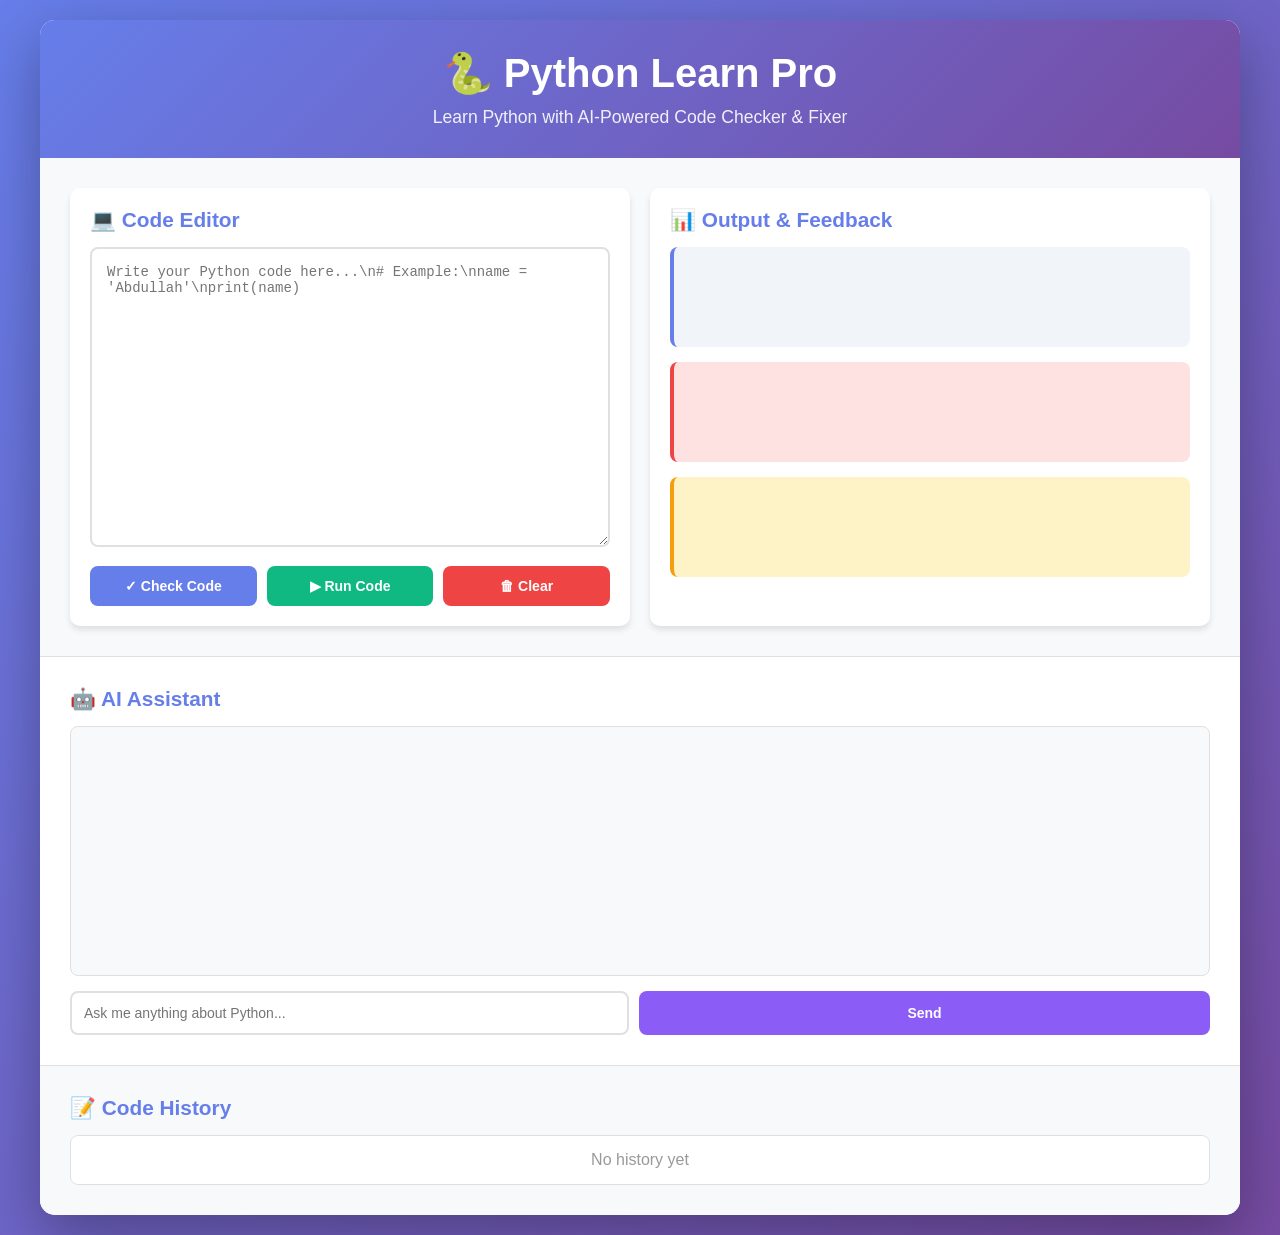
<file: index.html>
<!DOCTYPE html>
<html lang="en">
<head>
    <meta charset="UTF-8">
    <meta name="viewport" content="width=device-width, initial-scale=1.0">
    <title>Python Learn Pro - Python Learning Platform</title>
    <link rel="stylesheet" href="style.css">
</head>
<body>
    <div class="container">
        <header>
            <h1>🐍 Python Learn Pro</h1>
            <p>Learn Python with AI-Powered Code Checker & Fixer</p>
        </header>

        <div class="main-content">
            <div class="editor-section">
                <h2>💻 Code Editor</h2>
                <textarea id="codeInput" placeholder="Write your Python code here...\n# Example:\nname = 'Abdullah'\nprint(name)"></textarea>
                <div class="button-group">
                    <button onclick="checkCode()" class="btn btn-check">✓ Check Code</button>
                    <button onclick="runCode()" class="btn btn-run">▶ Run Code</button>
                    <button onclick="clearCode()" class="btn btn-clear">🗑 Clear</button>
                </div>
            </div>

            <div class="output-section">
                <h2>📊 Output & Feedback</h2>
                <div id="output" class="output-box"></div>
                <div id="errors" class="errors-box"></div>
                <div id="suggestions" class="suggestions-box"></div>
            </div>
        </div>

        <div class="chatbot-section">
            <h2>🤖 AI Assistant</h2>
            <div id="chatHistory" class="chat-history"></div>
            <div class="chat-input-group">
                <input type="text" id="chatInput" placeholder="Ask me anything about Python...">
                <button onclick="sendChat()" class="btn btn-chat">Send</button>
            </div>
        </div>

        <div class="history-section">
            <h2>📝 Code History</h2>
            <div id="codeHistory" class="history-box"></div>
        </div>
    </div>

    <script src="app.js"></script>
</body>
</html>
</file>
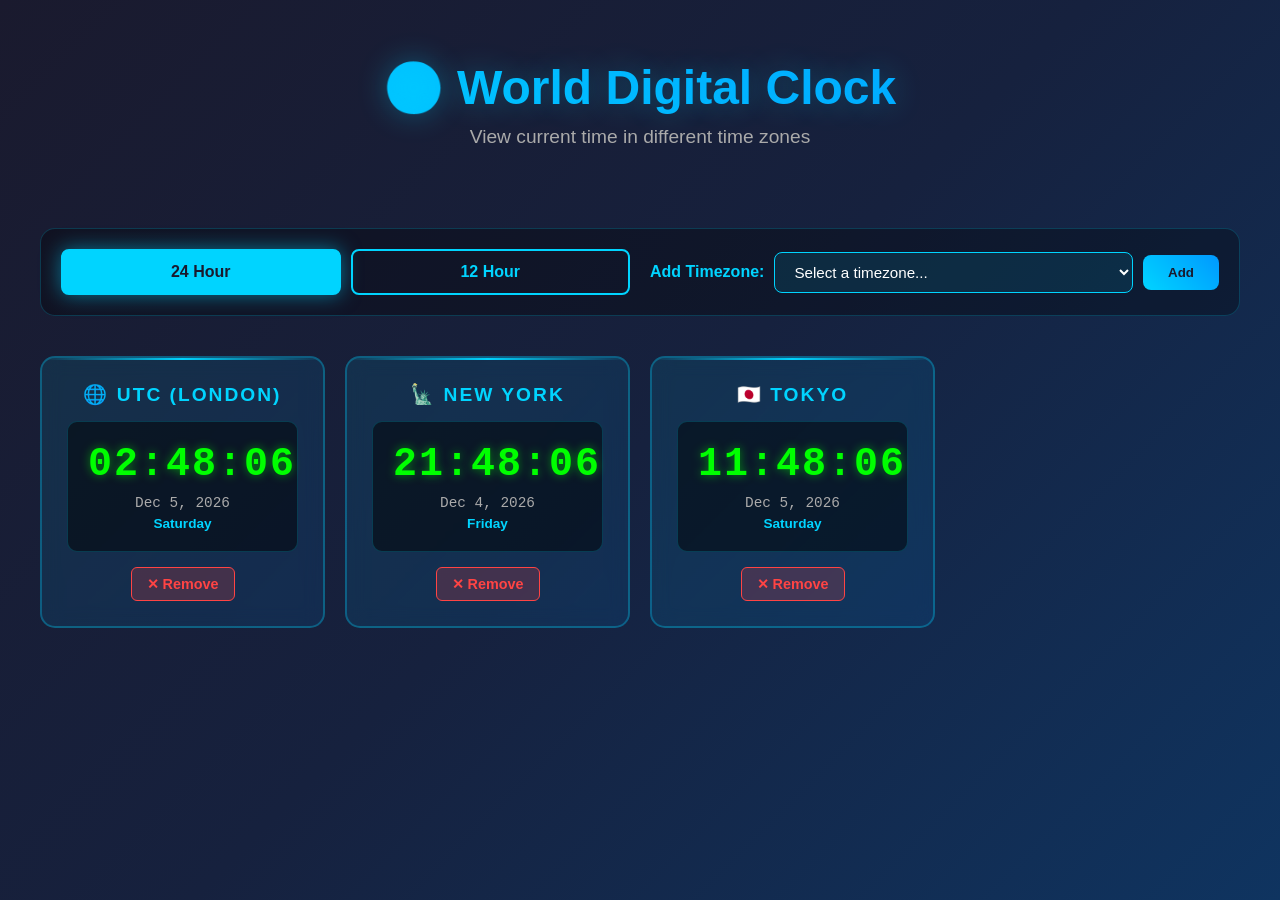
<file: world-clock.html>
<!DOCTYPE html>
<html lang="en">
<head>
    <meta charset="UTF-8">
    <meta name="viewport" content="width=device-width, initial-scale=1.0">
    <title>Digital Clock - Multiple Time Zones</title>
    <link rel="stylesheet" href="clock-style.css">
</head>
<body>
    <div class="container">
        <header>
            <h1>🌍 World Digital Clock</h1>
            <p>View current time in different time zones</p>
        </header>

        <div class="controls">
            <div class="format-toggle">
                <button class="btn-format active" onclick="toggleFormat('24')">24 Hour</button>
                <button class="btn-format" onclick="toggleFormat('12')">12 Hour</button>
            </div>
            <div class="timezone-selector">
                <label for="add-timezone">Add Timezone:</label>
                <select id="add-timezone">
                    <option value="">Select a timezone...</option>
                    <option value="UTC">UTC (London)</option>
                    <option value="America/New_York">New York (EST)</option>
                    <option value="America/Los_Angeles">Los Angeles (PST)</option>
                    <option value="Europe/Paris">Paris (CET)</option>
                    <option value="Asia/Tokyo">Tokyo (JST)</option>
                    <option value="Asia/Dubai">Dubai (GST)</option>
                    <option value="Australia/Sydney">Sydney (AEDT)</option>
                    <option value="Asia/Kolkata">India (IST)</option>
                    <option value="Asia/Shanghai">Shanghai (CST)</option>
                    <option value="America/Toronto">Toronto (EST)</option>
                    <option value="Europe/Berlin">Berlin (CET)</option>
                    <option value="Asia/Bangkok">Bangkok (ICT)</option>
                    <option value="America/Mexico_City">Mexico City (CST)</option>
                    <option value="Europe/Moscow">Moscow (MSK)</option>
                    <option value="Asia/Singapore">Singapore (SGT)</option>
                </select>
                <button class="btn-add" onclick="addTimezone()">Add</button>
            </div>
        </div>

        <div class="clocks-grid" id="clocks-grid">
            <!-- Clocks will be generated here -->
        </div>
    </div>

    <script src="clock-script.js"></script>
</body>
</html>
</file>
<file: style.css>
* {
    margin: 0;
    padding: 0;
    box-sizing: border-box;
}

body {
    font-family: 'Segoe UI', Tahoma, Geneva, Verdana, sans-serif;
    background: linear-gradient(135deg, #667eea 0%, #764ba2 100%);
    color: #333;
    min-height: 100vh;
    padding: 20px;
}

.container {
    max-width: 1200px;
    margin: 0 auto;
    background: white;
    border-radius: 15px;
    box-shadow: 0 20px 60px rgba(0, 0, 0, 0.3);
    overflow: hidden;
}

header {
    background: linear-gradient(135deg, #667eea 0%, #764ba2 100%);
    color: white;
    padding: 30px;
    text-align: center;
}

header h1 {
    font-size: 2.5em;
    margin-bottom: 10px;
}

header p {
    font-size: 1.1em;
    opacity: 0.9;
}

.main-content {
    display: grid;
    grid-template-columns: 1fr 1fr;
    gap: 20px;
    padding: 30px;
    background: #f8f9fa;
}

.editor-section, .output-section {
    background: white;
    padding: 20px;
    border-radius: 10px;
    box-shadow: 0 4px 6px rgba(0, 0, 0, 0.1);
}

.editor-section h2, .output-section h2 {
    margin-bottom: 15px;
    color: #667eea;
    font-size: 1.3em;
}

textarea {
    width: 100%;
    height: 300px;
    padding: 15px;
    border: 2px solid #e0e0e0;
    border-radius: 8px;
    font-family: 'Courier New', monospace;
    font-size: 14px;
    resize: vertical;
    transition: border-color 0.3s;
}

textarea:focus {
    outline: none;
    border-color: #667eea;
    box-shadow: 0 0 0 3px rgba(102, 126, 234, 0.1);
}

.button-group {
    display: flex;
    gap: 10px;
    margin-top: 15px;
}

.btn {
    flex: 1;
    padding: 12px 20px;
    border: none;
    border-radius: 8px;
    font-size: 14px;
    font-weight: 600;
    cursor: pointer;
    transition: all 0.3s;
}

.btn-check {
    background: #667eea;
    color: white;
}

.btn-check:hover {
    background: #5568d3;
    transform: translateY(-2px);
    box-shadow: 0 4px 12px rgba(102, 126, 234, 0.3);
}

.btn-run {
    background: #10b981;
    color: white;
}

.btn-run:hover {
    background: #059669;
    transform: translateY(-2px);
    box-shadow: 0 4px 12px rgba(16, 185, 129, 0.3);
}

.btn-clear {
    background: #ef4444;
    color: white;
}

.btn-clear:hover {
    background: #dc2626;
    transform: translateY(-2px);
    box-shadow: 0 4px 12px rgba(239, 68, 68, 0.3);
}

.btn-chat {
    background: #8b5cf6;
    color: white;
}

.btn-chat:hover {
    background: #7c3aed;
    transform: translateY(-2px);
}

.output-box, .errors-box, .suggestions-box {
    background: #f1f5f9;
    padding: 15px;
    border-radius: 8px;
    margin-bottom: 15px;
    min-height: 100px;
    border-left: 4px solid #667eea;
    font-family: 'Courier New', monospace;
    font-size: 13px;
    overflow-y: auto;
    max-height: 300px;
    white-space: pre-wrap;
    word-break: break-word;
}

.errors-box {
    border-left-color: #ef4444;
    background: #fee2e2;
}

.suggestions-box {
    border-left-color: #f59e0b;
    background: #fef3c7;
}

.chatbot-section {
    padding: 30px;
    background: white;
    border-top: 1px solid #e0e0e0;
}

.chatbot-section h2 {
    color: #667eea;
    margin-bottom: 15px;
    font-size: 1.3em;
}

.chat-history {
    background: #f8f9fa;
    padding: 15px;
    border-radius: 8px;
    height: 250px;
    overflow-y: auto;
    margin-bottom: 15px;
    border: 1px solid #e0e0e0;
}

.chat-message {
    margin-bottom: 12px;
    padding: 10px;
    border-radius: 6px;
    word-wrap: break-word;
}

.chat-user {
    background: #667eea;
    color: white;
    margin-left: 20px;
    text-align: right;
}

.chat-bot {
    background: #e0e7ff;
    color: #333;
    margin-right: 20px;
}

.chat-input-group {
    display: flex;
    gap: 10px;
}

#chatInput {
    flex: 1;
    padding: 12px;
    border: 2px solid #e0e0e0;
    border-radius: 8px;
    font-size: 14px;
}

#chatInput:focus {
    outline: none;
    border-color: #667eea;
}

.history-section {
    padding: 30px;
    background: #f8f9fa;
    border-top: 1px solid #e0e0e0;
}

.history-section h2 {
    color: #667eea;
    margin-bottom: 15px;
    font-size: 1.3em;
}

.history-box {
    background: white;
    padding: 15px;
    border-radius: 8px;
    max-height: 250px;
    overflow-y: auto;
    border: 1px solid #e0e0e0;
}

.history-item {
    padding: 10px;
    margin-bottom: 8px;
    background: #f1f5f9;
    border-radius: 6px;
    cursor: pointer;
    transition: all 0.3s;
    border-left: 4px solid #667eea;
}

.history-item:hover {
    background: #e0e7ff;
    transform: translateX(5px);
}

.history-item strong {
    display: block;
    color: #667eea;
    font-size: 12px;
    margin-bottom: 5px;
}

.history-item p {
    color: #666;
    font-size: 12px;
    margin: 0;
}

@media (max-width: 768px) {
    .main-content {
        grid-template-columns: 1fr;
    }

    header h1 {
        font-size: 1.8em;
    }

    .button-group {
        flex-direction: column;
    }

    textarea {
        height: 200px;
    }
}
</file>
<file: clock-style.css>
* {
    margin: 0;
    padding: 0;
    box-sizing: border-box;
}

body {
    font-family: 'Segoe UI', Tahoma, Geneva, Verdana, sans-serif;
    background: linear-gradient(135deg, #1a1a2e 0%, #16213e 50%, #0f3460 100%);
    min-height: 100vh;
    padding: 20px;
    color: #fff;
}

.container {
    max-width: 1200px;
    margin: 0 auto;
}

header {
    text-align: center;
    margin-bottom: 40px;
    padding: 40px 20px;
}

header h1 {
    font-size: 3em;
    margin-bottom: 10px;
    background: linear-gradient(45deg, #00d4ff, #0099ff);
    -webkit-background-clip: text;
    -webkit-text-fill-color: transparent;
    background-clip: text;
    text-shadow: 0 0 30px rgba(0, 212, 255, 0.3);
}

header p {
    font-size: 1.2em;
    color: #aaa;
}

.controls {
    display: grid;
    grid-template-columns: 1fr 1fr;
    gap: 20px;
    margin-bottom: 40px;
    background: rgba(0, 0, 0, 0.3);
    padding: 20px;
    border-radius: 15px;
    border: 1px solid rgba(0, 212, 255, 0.2);
}

.format-toggle {
    display: flex;
    gap: 10px;
}

.btn-format {
    flex: 1;
    padding: 12px 20px;
    border: 2px solid #00d4ff;
    background: transparent;
    color: #00d4ff;
    border-radius: 8px;
    cursor: pointer;
    font-weight: 600;
    transition: all 0.3s ease;
    font-size: 1em;
}

.btn-format:hover {
    background: rgba(0, 212, 255, 0.1);
    transform: translateY(-2px);
}

.btn-format.active {
    background: #00d4ff;
    color: #1a1a2e;
    box-shadow: 0 0 20px rgba(0, 212, 255, 0.5);
}

.timezone-selector {
    display: flex;
    gap: 10px;
    align-items: center;
}

.timezone-selector label {
    font-weight: 600;
    color: #00d4ff;
    white-space: nowrap;
}

#add-timezone {
    flex: 1;
    padding: 10px 15px;
    background: rgba(0, 212, 255, 0.1);
    border: 1px solid #00d4ff;
    color: #fff;
    border-radius: 8px;
    font-size: 0.95em;
    cursor: pointer;
}

#add-timezone option {
    background: #1a1a2e;
    color: #fff;
}

.btn-add {
    padding: 10px 25px;
    background: linear-gradient(45deg, #00d4ff, #0099ff);
    border: none;
    color: #1a1a2e;
    border-radius: 8px;
    cursor: pointer;
    font-weight: 600;
    transition: all 0.3s ease;
    white-space: nowrap;
}

.btn-add:hover {
    transform: translateY(-2px);
    box-shadow: 0 0 20px rgba(0, 212, 255, 0.5);
}

.clocks-grid {
    display: grid;
    grid-template-columns: repeat(auto-fill, minmax(280px, 1fr));
    gap: 20px;
    margin-top: 30px;
}

.clock-card {
    background: linear-gradient(135deg, rgba(0, 212, 255, 0.1) 0%, rgba(0, 153, 255, 0.1) 100%);
    border: 2px solid rgba(0, 212, 255, 0.3);
    border-radius: 15px;
    padding: 25px;
    text-align: center;
    backdrop-filter: blur(10px);
    transition: all 0.3s ease;
    position: relative;
    overflow: hidden;
}

.clock-card:hover {
    border-color: #00d4ff;
    box-shadow: 0 0 30px rgba(0, 212, 255, 0.3);
    transform: translateY(-5px);
}

.clock-card::before {
    content: '';
    position: absolute;
    top: 0;
    left: 0;
    right: 0;
    height: 2px;
    background: linear-gradient(90deg, transparent, #00d4ff, transparent);
    animation: glow 2s ease-in-out infinite;
}

@keyframes glow {
    0%, 100% { opacity: 0.5; }
    50% { opacity: 1; }
}

.timezone-name {
    font-size: 1.2em;
    font-weight: 700;
    color: #00d4ff;
    margin-bottom: 15px;
    text-transform: uppercase;
    letter-spacing: 2px;
}

.clock-display {
    background: rgba(0, 0, 0, 0.5);
    padding: 20px;
    border-radius: 10px;
    margin-bottom: 15px;
    border: 1px solid rgba(0, 212, 255, 0.2);
}

.time {
    font-size: 2.5em;
    font-weight: bold;
    color: #00ff00;
    font-family: 'Courier New', monospace;
    letter-spacing: 2px;
    text-shadow: 0 0 10px rgba(0, 255, 0, 0.5);
}

.date {
    font-size: 0.9em;
    color: #aaa;
    margin-top: 8px;
    font-family: 'Courier New', monospace;
}

.day-name {
    font-size: 0.85em;
    color: #00d4ff;
    margin-top: 5px;
    font-weight: 600;
}

.remove-btn {
    background: rgba(255, 68, 68, 0.2);
    border: 1px solid #ff4444;
    color: #ff4444;
    padding: 8px 15px;
    border-radius: 6px;
    cursor: pointer;
    font-weight: 600;
    transition: all 0.3s ease;
    font-size: 0.9em;
}

.remove-btn:hover {
    background: rgba(255, 68, 68, 0.4);
    box-shadow: 0 0 15px rgba(255, 68, 68, 0.3);
}

.empty-state {
    grid-column: 1 / -1;
    text-align: center;
    padding: 60px 20px;
    color: #666;
}

.empty-state p {
    font-size: 1.2em;
    margin-bottom: 20px;
}

.empty-state .emoji {
    font-size: 4em;
    margin-bottom: 20px;
}

@media (max-width: 768px) {
    header h1 {
        font-size: 2em;
    }

    .controls {
        grid-template-columns: 1fr;
    }

    .timezone-selector {
        flex-direction: column;
    }

    .timezone-selector label {
        width: 100%;
    }

    #add-timezone {
        width: 100%;
    }

    .clocks-grid {
        grid-template-columns: 1fr;
    }

    .time {
        font-size: 2em;
    }
}
</file>
